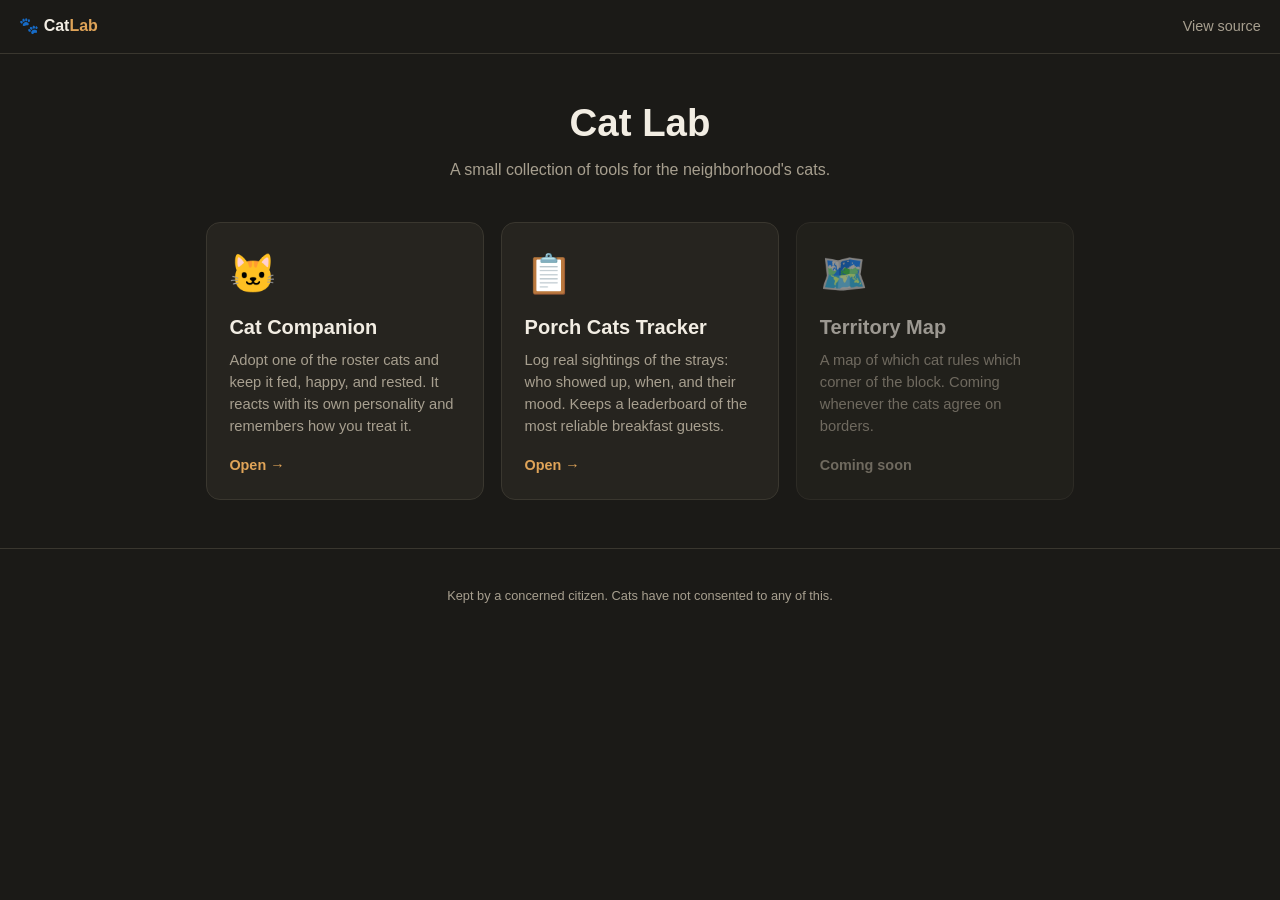
<file: index.html>
<!DOCTYPE html>
<html lang="en">
<head>
  <meta charset="UTF-8" />
  <meta name="viewport" content="width=device-width, initial-scale=1.0" />
  <title>Cat Lab — a little home for cat tools</title>
  <link rel="stylesheet" href="base.css" />
  <link rel="stylesheet" href="portal.css" />
</head>
<body>
  <nav class="topnav">
    <a class="brand" href="index.html">🐾 Cat<span>Lab</span></a>
    <a class="back" href="https://github.com/cointeamaid/studious-octo-winner">View source</a>
  </nav>

  <header class="hero">
    <h1>Cat Lab</h1>
    <p class="tagline">A small collection of tools for the neighborhood's cats.</p>
  </header>

  <main class="grid">
    <a class="tool-card" href="virtual-cat.html">
      <div class="tool-emoji">🐱</div>
      <h2>Cat Companion</h2>
      <p>Adopt one of the roster cats and keep it fed, happy, and rested. It reacts with its own personality and remembers how you treat it.</p>
      <span class="tool-go">Open →</span>
    </a>

    <a class="tool-card" href="porch-cats.html">
      <div class="tool-emoji">📋</div>
      <h2>Porch Cats Tracker</h2>
      <p>Log real sightings of the strays: who showed up, when, and their mood. Keeps a leaderboard of the most reliable breakfast guests.</p>
      <span class="tool-go">Open →</span>
    </a>

    <div class="tool-card soon">
      <div class="tool-emoji">🗺️</div>
      <h2>Territory Map</h2>
      <p>A map of which cat rules which corner of the block. Coming whenever the cats agree on borders.</p>
      <span class="tool-go">Coming soon</span>
    </div>
  </main>

  <footer class="site">
    <p>Kept by a concerned citizen. Cats have not consented to any of this.</p>
  </footer>
</body>
</html>
</file>
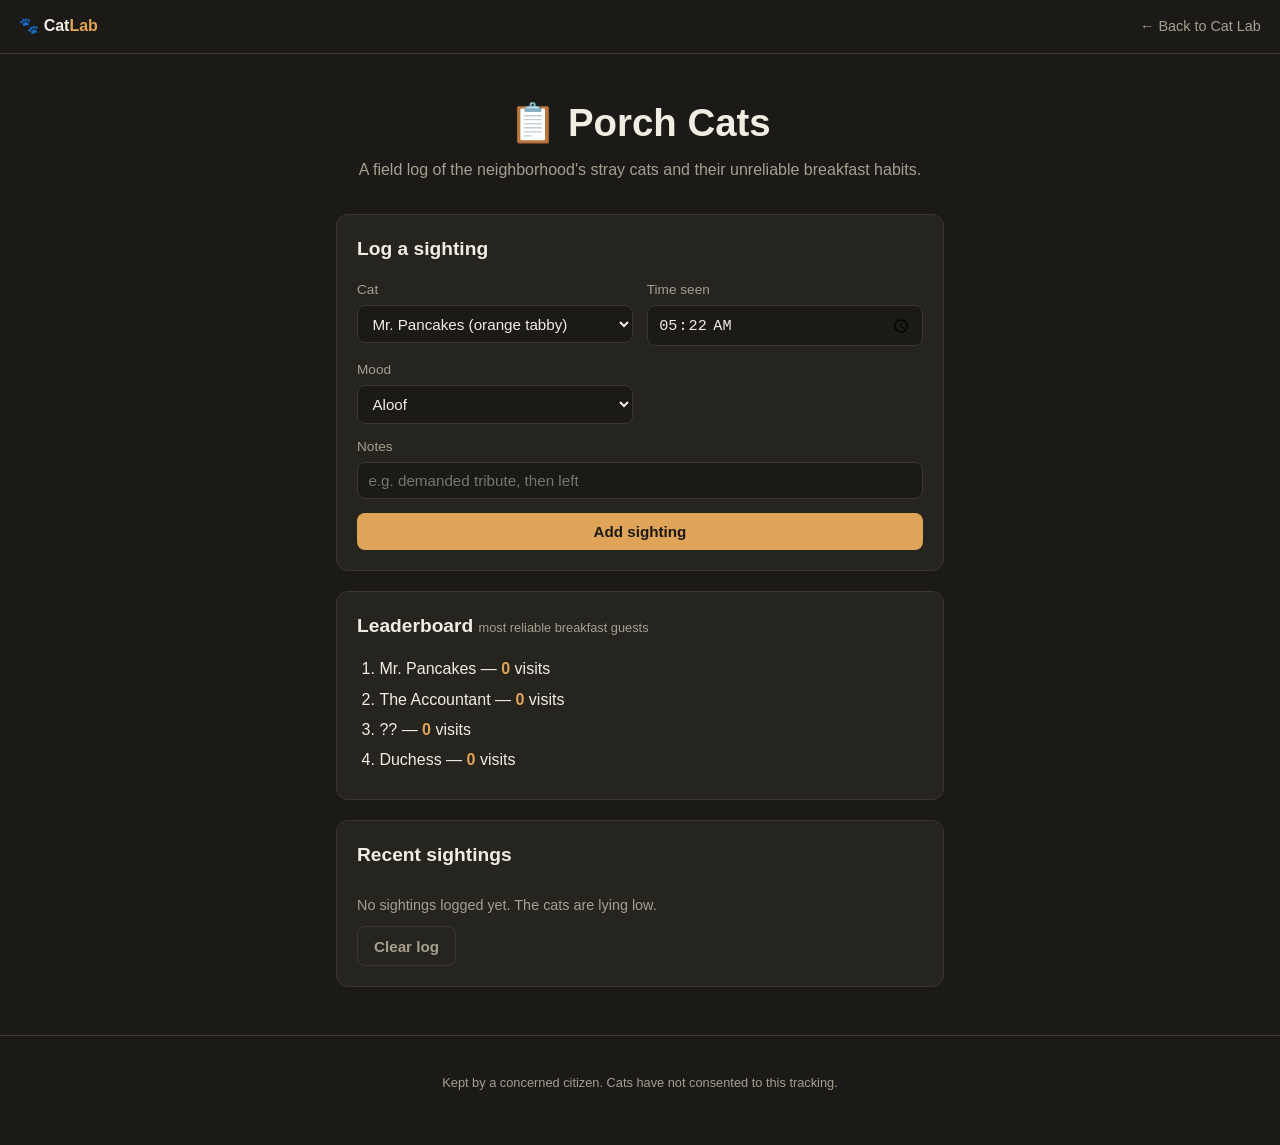
<file: porch-cats.html>
<!DOCTYPE html>
<html lang="en">
<head>
  <meta charset="UTF-8" />
  <meta name="viewport" content="width=device-width, initial-scale=1.0" />
  <title>Porch Cats — Neighborhood Stray Tracker</title>
  <link rel="stylesheet" href="base.css" />
  <link rel="stylesheet" href="style.css" />
</head>
<body>
  <nav class="topnav">
    <a class="brand" href="index.html">🐾 Cat<span>Lab</span></a>
    <a class="back" href="index.html">← Back to Cat Lab</a>
  </nav>

  <header class="hero">
    <h1>📋 Porch Cats</h1>
    <p class="tagline">A field log of the neighborhood's stray cats and their unreliable breakfast habits.</p>
  </header>

  <main>
    <section class="panel">
      <h2>Log a sighting</h2>
      <form id="sighting-form">
        <label>
          Cat
          <select id="cat-select" required></select>
        </label>
        <label>
          Time seen
          <input type="time" id="time-input" required />
        </label>
        <label>
          Mood
          <select id="mood-input">
            <option>Aloof</option>
            <option>Hungry</option>
            <option>Judgmental</option>
            <option>Affectionate</option>
            <option>Suspicious</option>
          </select>
        </label>
        <label class="wide">
          Notes
          <input type="text" id="notes-input" placeholder="e.g. demanded tribute, then left" />
        </label>
        <button type="submit">Add sighting</button>
      </form>
    </section>

    <section class="panel">
      <h2>Leaderboard <span class="subtle">most reliable breakfast guests</span></h2>
      <ol id="leaderboard"></ol>
    </section>

    <section class="panel">
      <h2>Recent sightings</h2>
      <ul id="sightings-list"></ul>
      <button id="reset-btn" class="ghost">Clear log</button>
    </section>
  </main>

  <footer class="site">
    <p>Kept by a concerned citizen. Cats have not consented to this tracking.</p>
  </footer>

  <script src="app.js"></script>
</body>
</html>
</file>
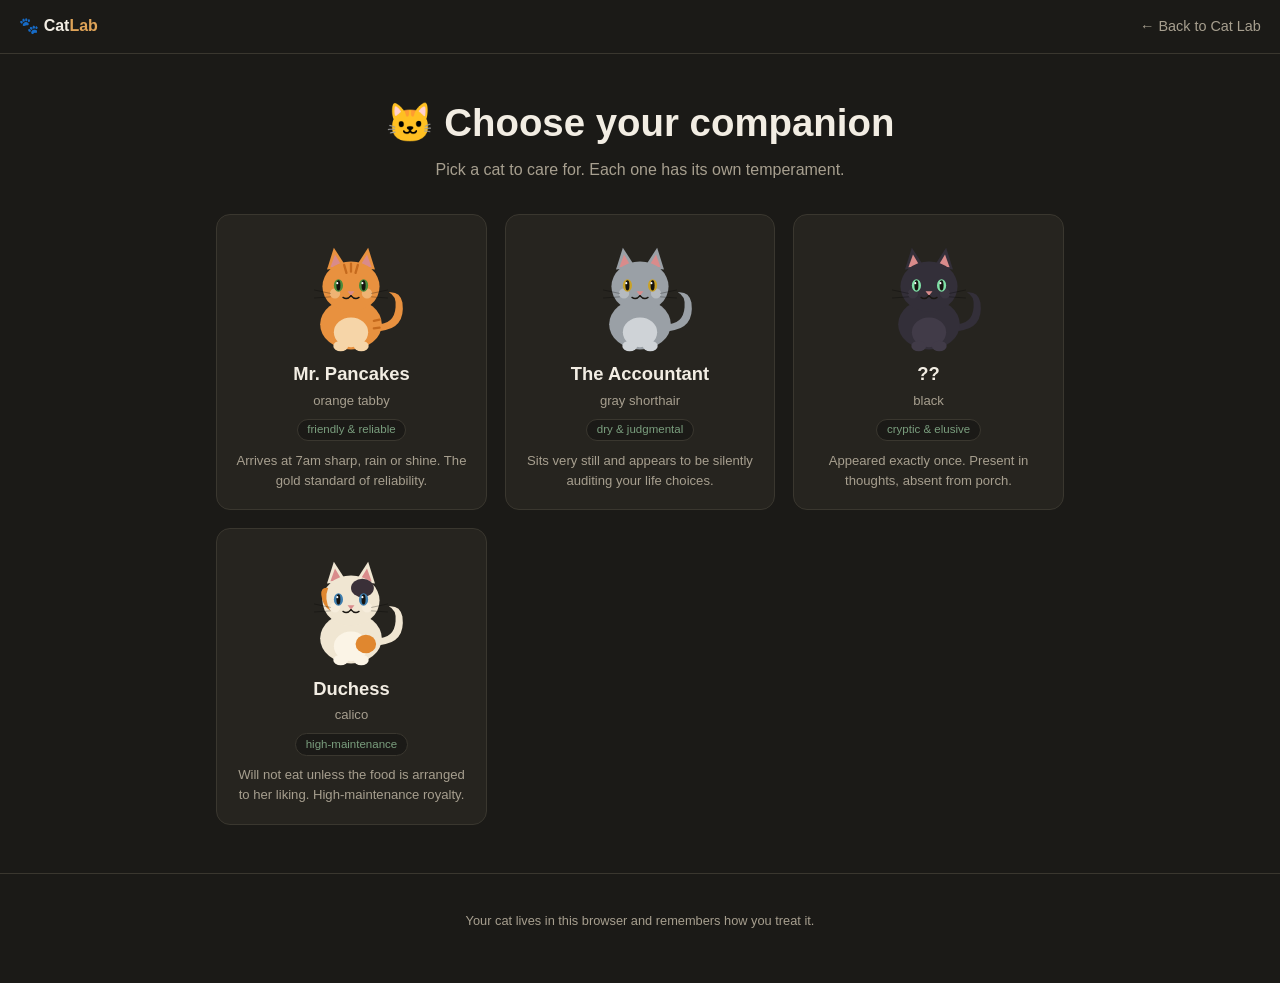
<file: virtual-cat.html>
<!DOCTYPE html>
<html lang="en">
<head>
  <meta charset="UTF-8" />
  <meta name="viewport" content="width=device-width, initial-scale=1.0" />
  <title>Cat Companion — Cat Lab</title>
  <link rel="stylesheet" href="base.css" />
  <link rel="stylesheet" href="cat.css" />
</head>
<body>
  <nav class="topnav">
    <a class="brand" href="index.html">🐾 Cat<span>Lab</span></a>
    <a class="back" href="index.html">← Back to Cat Lab</a>
  </nav>

  <!-- ADOPTION SCREEN -->
  <section id="adopt-screen">
    <header class="hero">
      <h1>🐱 Choose your companion</h1>
      <p class="tagline">Pick a cat to care for. Each one has its own temperament.</p>
    </header>
    <div id="adopt-grid" class="adopt-grid"></div>
  </section>

  <!-- CARE SCREEN -->
  <section id="care-screen" hidden>
    <div class="stage panel">
      <div class="stage-head">
        <div>
          <h1 id="cat-name">Cat</h1>
          <div id="cat-mood" class="mood">content</div>
        </div>
        <button id="switch-btn" class="ghost">Switch cat</button>
      </div>

      <div class="cat-wrap">
        <div id="cat-art"></div>
        <div id="speech" class="speech" hidden></div>
        <div id="fx" class="fx"></div>
      </div>

      <div class="stats">
        <div class="stat">
          <div class="stat-label"><span>🍗 Hunger</span><span id="v-hunger">–</span></div>
          <div class="bar"><div id="b-hunger" class="fill"></div></div>
        </div>
        <div class="stat">
          <div class="stat-label"><span>⚡ Energy</span><span id="v-energy">–</span></div>
          <div class="bar"><div id="b-energy" class="fill"></div></div>
        </div>
        <div class="stat">
          <div class="stat-label"><span>😊 Happiness</span><span id="v-happy">–</span></div>
          <div class="bar"><div id="b-happy" class="fill"></div></div>
        </div>
        <div class="stat">
          <div class="stat-label"><span>💛 Bond <em id="bond-tier"></em></span><span id="v-bond">–</span></div>
          <div class="bar"><div id="b-bond" class="fill bond"></div></div>
        </div>
      </div>

      <div class="actions">
        <button data-action="feed">🍗 Feed</button>
        <button data-action="treat">🐟 Treat</button>
        <button data-action="pet">✋ Pet</button>
        <button data-action="play">🧶 Play</button>
        <button data-action="brush">🪮 Brush</button>
        <button data-action="nap">😴 Nap</button>
        <button data-action="talk">💬 Talk</button>
      </div>
    </div>
  </section>

  <footer class="site">
    <p>Your cat lives in this browser and remembers how you treat it.</p>
  </footer>

  <script src="cat.js"></script>
</body>
</html>
</file>
<file: base.css>
/* Shared theme for the Cat Lab portal and its tools. */
:root {
  --bg: #1b1a17;
  --panel: #26241f;
  --ink: #f2ede3;
  --muted: #a79f8f;
  --accent: #e0a458;
  --accent-2: #7a9e7e;
  --line: #3a372f;
  --danger: #cf6b5a;
}

* { box-sizing: border-box; }

body {
  margin: 0;
  font-family: -apple-system, "Segoe UI", Roboto, Helvetica, Arial, sans-serif;
  background: var(--bg);
  color: var(--ink);
  line-height: 1.5;
}

a { color: var(--accent); }

.topnav {
  display: flex;
  align-items: center;
  justify-content: space-between;
  padding: 0.9rem 1.2rem;
  border-bottom: 1px solid var(--line);
}
.topnav .brand { font-weight: 700; text-decoration: none; color: var(--ink); }
.topnav .brand span { color: var(--accent); }
.topnav a.back { color: var(--muted); text-decoration: none; font-size: 0.9rem; }
.topnav a.back:hover { color: var(--ink); }

header.hero {
  text-align: center;
  padding: 2.5rem 1rem 1.5rem;
}
header.hero h1 { margin: 0; font-size: 2.4rem; }
header.hero .tagline { color: var(--muted); margin: 0.4rem 0 0; }

.panel {
  background: var(--panel);
  border: 1px solid var(--line);
  border-radius: 12px;
  padding: 1.25rem;
}

button {
  background: var(--accent);
  color: #1b1a17;
  border: none;
  border-radius: 8px;
  padding: 0.65rem 1rem;
  font-weight: 600;
  font-size: 0.95rem;
  cursor: pointer;
}
button:hover { filter: brightness(1.07); }
button:disabled { opacity: 0.4; cursor: not-allowed; filter: none; }
button.ghost {
  background: transparent;
  color: var(--muted);
  border: 1px solid var(--line);
}

footer.site {
  text-align: center;
  color: var(--muted);
  font-size: 0.8rem;
  padding: 1.5rem 1rem 2.5rem;
  border-top: 1px solid var(--line);
}
</file>
<file: portal.css>
.grid {
  max-width: 900px;
  margin: 0 auto;
  padding: 1rem 1rem 3rem;
  display: grid;
  grid-template-columns: repeat(auto-fit, minmax(240px, 1fr));
  gap: 1.1rem;
}

.tool-card {
  display: block;
  background: var(--panel);
  border: 1px solid var(--line);
  border-radius: 14px;
  padding: 1.4rem;
  text-decoration: none;
  color: var(--ink);
  transition: transform 0.12s ease, border-color 0.12s ease;
}
.tool-card:hover {
  transform: translateY(-3px);
  border-color: var(--accent);
}
.tool-card .tool-emoji { font-size: 2.4rem; }
.tool-card h2 { margin: 0.6rem 0 0.4rem; font-size: 1.25rem; }
.tool-card p { margin: 0 0 1rem; color: var(--muted); font-size: 0.92rem; }
.tool-card .tool-go { color: var(--accent); font-weight: 600; font-size: 0.9rem; }

.tool-card.soon { opacity: 0.6; cursor: default; }
.tool-card.soon:hover { transform: none; border-color: var(--line); }
.tool-card.soon .tool-go { color: var(--muted); }
</file>
<file: style.css>
/* Porch Cats tracker — page-specific styles (theme comes from base.css). */

main {
  max-width: 640px;
  margin: 0 auto;
  padding: 0.5rem 1rem 3rem;
  display: grid;
  gap: 1.25rem;
}

.panel h2 { margin: 0 0 1rem; font-size: 1.2rem; }
.subtle { color: var(--muted); font-size: 0.8rem; font-weight: normal; }

form {
  display: grid;
  grid-template-columns: 1fr 1fr;
  gap: 0.85rem;
}

label {
  display: flex;
  flex-direction: column;
  gap: 0.3rem;
  font-size: 0.85rem;
  color: var(--muted);
}

label.wide, form > button { grid-column: 1 / -1; }

select, input {
  background: #1b1a17;
  border: 1px solid var(--line);
  border-radius: 8px;
  color: var(--ink);
  padding: 0.55rem 0.65rem;
  font-size: 0.95rem;
}

ol#leaderboard { margin: 0; padding-left: 1.4rem; }
ol#leaderboard li { margin: 0.4rem 0; }
ol#leaderboard .count { color: var(--accent); font-weight: 600; }

ul#sightings-list { list-style: none; margin: 0; padding: 0; }
ul#sightings-list li {
  border-bottom: 1px solid var(--line);
  padding: 0.6rem 0;
  font-size: 0.9rem;
}
ul#sightings-list li:last-child { border-bottom: none; }
.pill {
  display: inline-block;
  background: var(--accent-2);
  color: #1b1a17;
  border-radius: 20px;
  padding: 0.05rem 0.55rem;
  font-size: 0.72rem;
  margin-left: 0.35rem;
}
.when { color: var(--muted); }
</file>
<file: cat.css>
/* Cat Companion — page-specific styles (theme from base.css). */

/* Adoption screen */
.adopt-grid {
  max-width: 880px;
  margin: 0 auto;
  padding: 0.5rem 1rem 3rem;
  display: grid;
  grid-template-columns: repeat(auto-fit, minmax(200px, 1fr));
  gap: 1.1rem;
}
.adopt-card {
  background: var(--panel);
  border: 1px solid var(--line);
  border-radius: 14px;
  padding: 1.2rem;
  text-align: center;
  cursor: pointer;
  transition: transform 0.12s ease, border-color 0.12s ease;
}
.adopt-card:hover { transform: translateY(-3px); border-color: var(--accent); }
.adopt-card svg { display: block; margin: 0 auto 0.4rem; }
.adopt-card h3 { margin: 0.2rem 0; font-size: 1.15rem; }
.adopt-card .breed { color: var(--muted); font-size: 0.82rem; }
.adopt-card .tag {
  display: inline-block;
  margin-top: 0.5rem;
  background: #1b1a17;
  border: 1px solid var(--line);
  border-radius: 20px;
  padding: 0.1rem 0.6rem;
  font-size: 0.72rem;
  color: var(--accent-2);
}
.adopt-card .bio { color: var(--muted); font-size: 0.82rem; margin: 0.6rem 0 0; }

/* Care screen */
.stage {
  max-width: 480px;
  margin: 1.2rem auto;
  padding: 1.3rem;
}
.stage-head {
  display: flex;
  align-items: flex-start;
  justify-content: space-between;
}
.stage-head h1 { margin: 0; font-size: 1.6rem; }
.mood {
  color: var(--accent);
  font-size: 0.9rem;
  text-transform: capitalize;
  margin-top: 0.15rem;
}

.cat-wrap {
  position: relative;
  display: flex;
  justify-content: center;
  padding: 0.8rem 0 0.4rem;
  min-height: 220px;
}
#cat-art svg { display: block; }
#cat-art.bounce { animation: bounce 0.5s ease; }
@keyframes bounce {
  0%, 100% { transform: translateY(0); }
  30% { transform: translateY(-12px); }
  60% { transform: translateY(0); }
}

.speech {
  position: absolute;
  top: 0;
  left: 50%;
  transform: translateX(-50%);
  background: var(--ink);
  color: #1b1a17;
  padding: 0.5rem 0.8rem;
  border-radius: 12px;
  font-size: 0.86rem;
  max-width: 90%;
  text-align: center;
  box-shadow: 0 4px 14px rgba(0,0,0,0.4);
}
.speech::after {
  content: "";
  position: absolute;
  bottom: -7px;
  left: 50%;
  transform: translateX(-50%);
  border: 7px solid transparent;
  border-top-color: var(--ink);
  border-bottom: 0;
}

.fx { position: absolute; inset: 0; pointer-events: none; overflow: hidden; }
.fx .float {
  position: absolute;
  font-size: 1.4rem;
  animation: floatUp 1.4s ease-out forwards;
}
@keyframes floatUp {
  0% { opacity: 0; transform: translateY(10px) scale(0.6); }
  20% { opacity: 1; }
  100% { opacity: 0; transform: translateY(-70px) scale(1.1); }
}

.stats { display: grid; gap: 0.7rem; margin: 0.6rem 0 1.1rem; }
.stat-label {
  display: flex;
  justify-content: space-between;
  font-size: 0.82rem;
  color: var(--muted);
  margin-bottom: 0.25rem;
}
.stat-label em { color: var(--accent-2); font-style: normal; font-size: 0.75rem; }
.bar {
  height: 10px;
  background: #1b1a17;
  border: 1px solid var(--line);
  border-radius: 20px;
  overflow: hidden;
}
.fill {
  height: 100%;
  width: 50%;
  background: var(--accent);
  border-radius: 20px;
  transition: width 0.4s ease, background 0.4s ease;
}
.fill.low { background: var(--danger); }
.fill.bond { background: var(--accent-2); }

.actions {
  display: grid;
  grid-template-columns: repeat(auto-fit, minmax(96px, 1fr));
  gap: 0.55rem;
}
.actions button { padding: 0.6rem 0.4rem; font-size: 0.9rem; }
</file>
